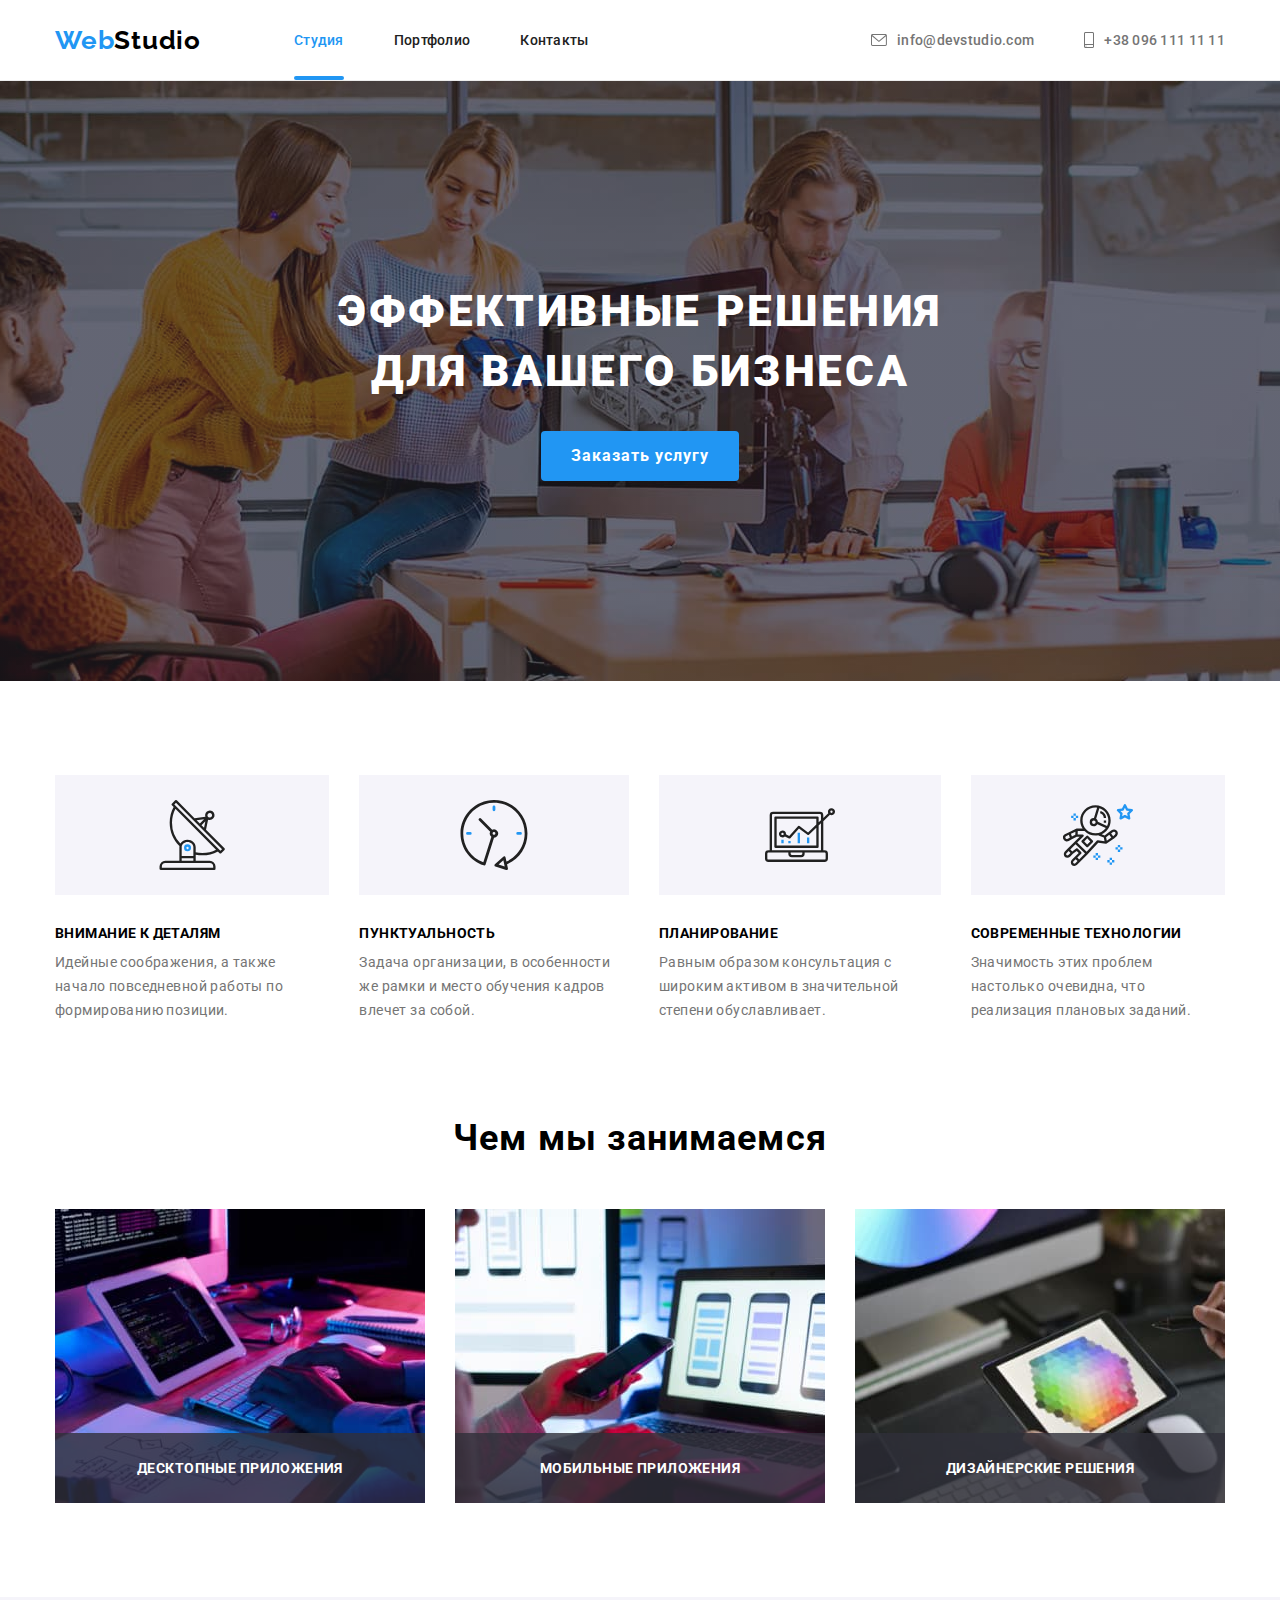
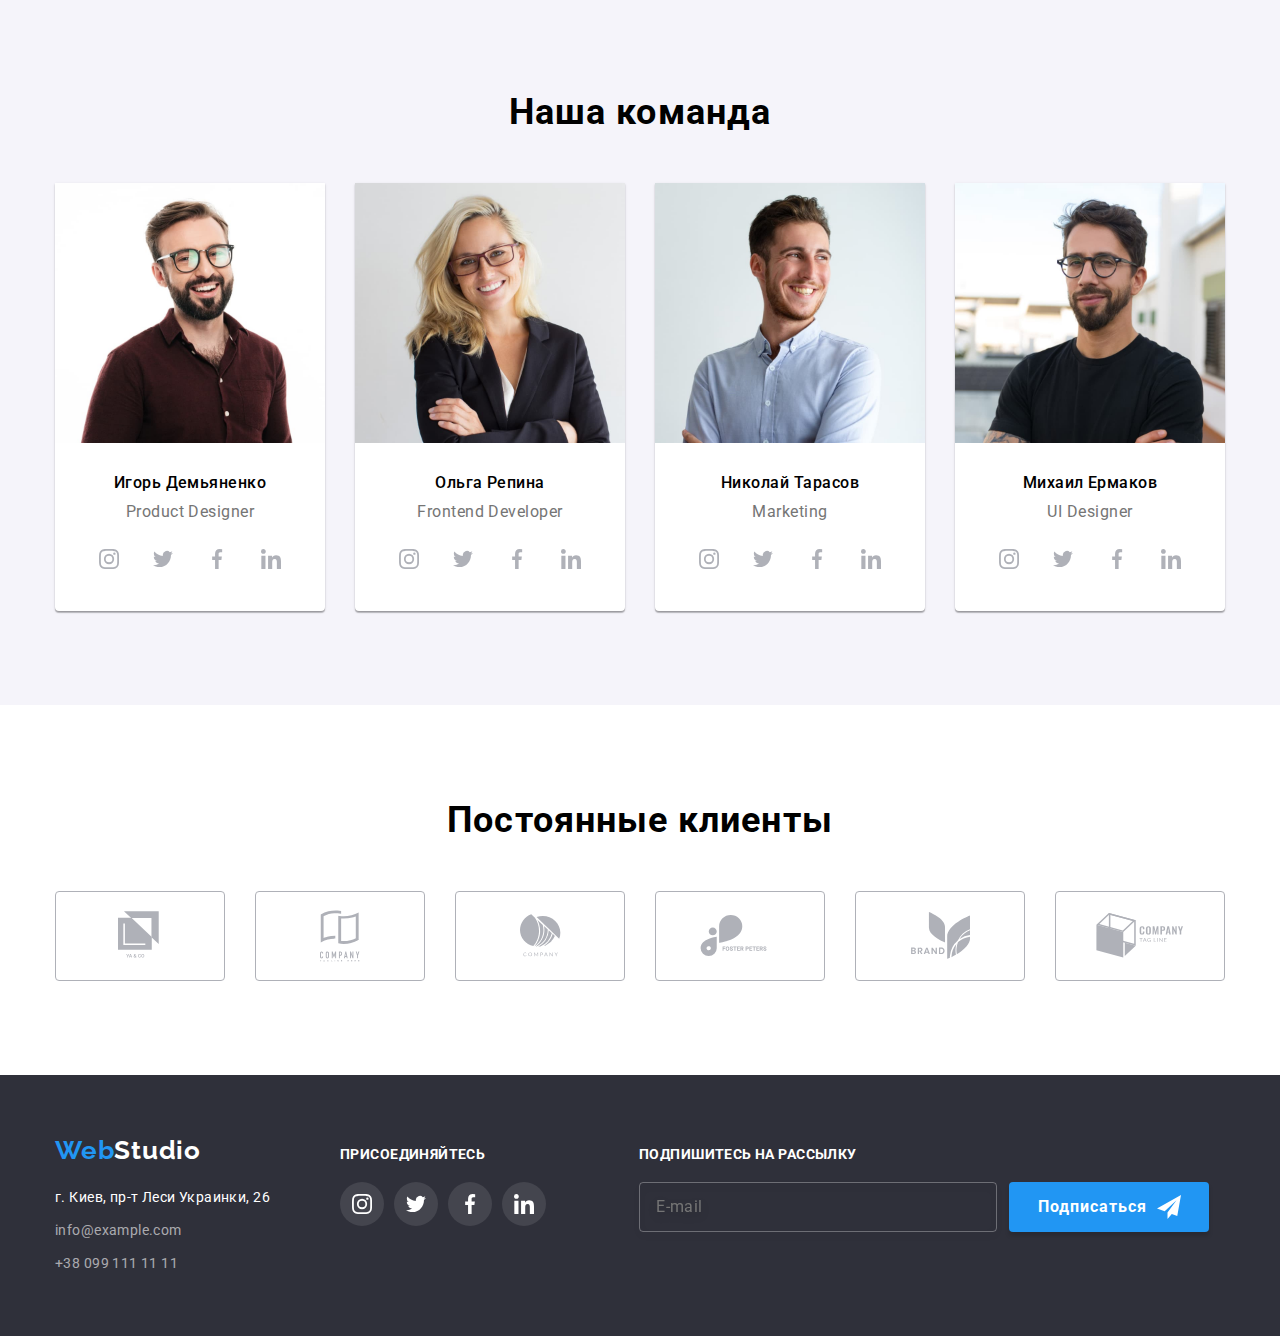
<file: index.html>
<!DOCTYPE html>
<html lang="ru">
  <head>
    <meta charset="UTF-8" />
    <meta name="viewport" content="width=device-width, initial-scale=1.0" />
    <title>Вэб Студия</title>
    <link
      rel="stylesheet"
      href="https://cdnjs.cloudflare.com/ajax/libs/modern-normalize/1.0.0/modern-normalize.css"
    />
    <link
      rel="stylesheet"
      href="https://fonts.googleapis.com/css2?family=Raleway:wght@700&family=Roboto:wght@400;500;700;900&display=swap"
    />
    <link rel="stylesheet" href="./css/main.min.css" />
  </head>
  <body>
    <header class="header">
      <div class="conteiner">
        <nav class="nav">
          <a class="logo linc" href="./index.html"
            ><span class="logo-first-word">Web</span>Studio</a
          >
          <ul class="nav-list list">
            <li class="main-nav-list">
              <a class="nav-list-item linc active" href="./index.html"
                >Студия</a
              >
            </li>
            <li class="main-nav-list">
              <a class="nav-list-item linc" href="./portfolio.html"
                >Портфолио</a
              >
            </li>
            <li class="main-nav-list">
              <a class="nav-list-item linc" href="">Контакты</a>
            </li>
          </ul>
        </nav>
        <address class="address">
          <ul class="address-list list">
            <li class="main-address-list">
              <a
                class="address-list-item linc"
                href="mailto:info@devstudio.com"
              >
                <svg class="address-icons icon-envelope">
                  <use href="./images/sprite.svg#icon-envelope"></use>
                </svg>
                info@devstudio.com</a
              >
            </li>
            <li class="main-address-list">
              <a class="address-list-item linc" href="tel:+380961111111">
                <svg class="address-icons icon-smartphone">
                  <use href="./images/sprite.svg#icon-smartphone"></use>
                </svg>
                +38 096 111 11 11</a
              >
            </li>
          </ul>
        </address>
      </div>
    </header>
    <main class="main">
      <!-- HERO -->
      <section class="hero-section">
        <div class="conteiner">
          <h1 class="hero-main-text">Эффективные решения для вашего бизнеса</h1>
          <button class="modal-btn" type="button" data-modal-open>Заказать услугу</button>
        </div>
      </section>

      <!-- ADVANTAGES -->
      <section class="advantages-section">
        <div class="conteiner">
          <h2 class="visually-hidden">Наши преимущества</h2>
          <ul class="advantages-list list">
            <li class="main-advantages-list">
              <div class="advantages-icon-list">
                <svg class="advantages-icon">
                  <use href="./images/sprite.svg#icon-antenna"></use>
                </svg>
              </div>
              <h3 class="advantages-list-title">Внимание к деталям</h3>
              <p class="advantages-list-description">
                Идейные соображения, а также начало повседневной работы по
                формированию позиции.
              </p>
            </li>
            <li class="main-advantages-list">
              <div class="advantages-icon-list">
                <svg class="advantages-icon">
                  <use href="./images/sprite.svg#icon-clock"></use>
                </svg>
              </div>
              <h3 class="advantages-list-title">Пунктуальность</h3>
              <p class="advantages-list-description">
                Задача организации, в особенности же рамки и место обучения
                кадров влечет за собой.
              </p>
            </li>
            <li class="main-advantages-list">
              <div class="advantages-icon-list">
                <svg class="advantages-icon">
                  <use href="./images/sprite.svg#icon-diagram"></use>
                </svg>
              </div>
              <h3 class="advantages-list-title">Планирование</h3>
              <p class="advantages-list-description">
                Равным образом консультация с широким активом в значительной
                степени обуславливает.
              </p>
            </li>
            <li class="main-advantages-list">
              <div class="advantages-icon-list">
                <svg class="advantages-icon">
                  <use href="./images/sprite.svg#icon-astronaut"></use>
                </svg>
              </div>
              <h3 class="advantages-list-title">Современные технологии</h3>
              <p class="advantages-list-description">
                Значимость этих проблем настолько очевидна, что реализация
                плановых заданий.
              </p>
            </li>
          </ul>
        </div>
      </section>

      <!-- WORKPLACE -->
      <section class="workplace-section">
        <div class="conteiner">
          <h2 class="section-title">Чем мы занимаемся</h2>
          <ul class="workplace-list list">
            <li class="workplace-list-item">
              <img
                class="workplace-list-image"
                src="./images/workplace/workplace-1.jpg"
                alt="работа за планшетом"
                width="370"
                height="294"
              />
              <p class="workplace-description">Десктопные приложения</p>
            </li>
            <li class="workplace-list-item">
              <img
                class="workplace-list-image"
                src="./images/workplace/workplace-2.jpg"
                alt="работа за ноутбуком"
                width="370"
                height="294"
              />
              <p class="workplace-description">Мобильные приложения</p>
            </li>
            <li class="workplace-list-item">
              <img
                class="workplace-list-image"
                src="./images/workplace/workplace-3.jpg"
                alt="работа с цветом на планшете"
                width="370"
                height="294"
              />
              <p class="workplace-description">Дизайнерские решения</p>
            </li>
          </ul>
        </div>
      </section>

      <!-- TEAM -->
      <section class="team-section">
        <div class="conteiner">
          <h2 class="section-title">Наша команда</h2>
          <ul class="team-list list">
            <li class="main-team-list">
              <img
                class="team-list-image"
                src="./images/team/team-member-1.jpg"
                alt="фото Игоря Демьяненко"
                width="270"
                height="260"
              />
              <h3 class="team-list-name">Игорь Демьяненко</h3>
              <p class="team-list-position" lang="en">Product Designer</p>
              <ul class="social-links-list list">
                <li class="social-list-item">
                  <a class="social-link" href="">
                    <svg class="social-icon">
                      <use href="./images/sprite.svg#icon-instagram"></use>
                    </svg>
                  </a>
                </li>
                <li class="social-list-item">
                  <a class="social-link" href="">
                    <svg class="social-icon">
                      <use href="./images/sprite.svg#icon-twitter"></use>
                    </svg>
                  </a>
                </li>
                <li class="social-list-item">
                  <a class="social-link" href="">
                    <svg class="social-icon">
                      <use href="./images/sprite.svg#icon-facebook"></use>
                    </svg>
                  </a>
                </li>
                <li class="social-list-item">
                  <a class="social-link" href="">
                    <svg class="social-icon">
                      <use href="./images/sprite.svg#icon-linkedin"></use>
                    </svg>
                  </a>
                </li>
              </ul>
            </li>
            <li class="main-team-list">
              <img
                class="team-list-image"
                src="./images/team/team-member-2.jpg"
                alt="фото Ольги Репиной"
                width="270"
                height="260"
              />
              <h3 class="team-list-name">Ольга Репина</h3>
              <p class="team-list-position" lang="en">Frontend Developer</p>
              <ul class="social-links-list list">
                <li class="social-list-item">
                  <a class="social-link" href="">
                    <svg class="social-icon">
                      <use href="./images/sprite.svg#icon-instagram"></use>
                    </svg>
                  </a>
                </li>
                <li class="social-list-item">
                  <a class="social-link" href="">
                    <svg class="social-icon">
                      <use href="./images/sprite.svg#icon-twitter"></use>
                    </svg>
                  </a>
                </li>
                <li class="social-list-item">
                  <a class="social-link" href="">
                    <svg class="social-icon">
                      <use href="./images/sprite.svg#icon-facebook"></use>
                    </svg>
                  </a>
                </li>
                <li class="social-list-item">
                  <a class="social-link" href="">
                    <svg class="social-icon">
                      <use href="./images/sprite.svg#icon-linkedin"></use>
                    </svg>
                  </a>
                </li>
              </ul>
            </li>
            <li class="main-team-list">
              <img
                class="team-list-image"
                src="./images/team/team-member-3.jpg"
                alt="фото Николая Тарасова"
                width="270"
                height="260"
              />
              <h3 class="team-list-name">Николай Тарасов</h3>
              <p class="team-list-position" lang="en">Marketing</p>
              <ul class="social-links-list list">
                <li class="social-list-item">
                  <a class="social-link" href="">
                    <svg class="social-icon">
                      <use href="./images/sprite.svg#icon-instagram"></use>
                    </svg>
                  </a>
                </li>
                <li class="social-list-item">
                  <a class="social-link" href="">
                    <svg class="social-icon">
                      <use href="./images/sprite.svg#icon-twitter"></use>
                    </svg>
                  </a>
                </li>
                <li class="social-list-item">
                  <a class="social-link" href="">
                    <svg class="social-icon">
                      <use href="./images/sprite.svg#icon-facebook"></use>
                    </svg>
                  </a>
                </li>
                <li class="social-list-item">
                  <a class="social-link" href="">
                    <svg class="social-icon">
                      <use href="./images/sprite.svg#icon-linkedin"></use>
                    </svg>
                  </a>
                </li>
              </ul>
            </li>
            <li class="main-team-list">
              <img
                class="team-list-image"
                src="./images/team/team-member-4.jpg"
                alt="фото Михаила Ермакова"
                width="270"
                height="260"
              />
              <h3 class="team-list-name">Михаил Ермаков</h3>
              <p class="team-list-position" lang="en">UI Designer</p>
              <ul class="social-links-list list">
                <li class="social-list-item">
                  <a class="social-link" href="">
                    <svg class="social-icon">
                      <use href="./images/sprite.svg#icon-instagram"></use>
                    </svg>
                  </a>
                </li>
                <li class="social-list-item">
                  <a class="social-link" href="">
                    <svg class="social-icon">
                      <use href="./images/sprite.svg#icon-twitter"></use>
                    </svg>
                  </a>
                </li>
                <li class="social-list-item">
                  <a class="social-link" href="">
                    <svg class="social-icon">
                      <use href="./images/sprite.svg#icon-facebook"></use>
                    </svg>
                  </a>
                </li>
                <li class="social-list-item">
                  <a class="social-link" href="">
                    <svg class="social-icon">
                      <use href="./images/sprite.svg#icon-linkedin"></use>
                    </svg>
                  </a>
                </li>
              </ul>
            </li>
          </ul>
        </div>
      </section>

      <!-- CUSTOMERS -->
      <section class="customers-section">
        <div class="conteiner">
          <h2 class="section-title">Постоянные клиенты</h2>
          <ul class="customers-list list">
            <li class="main-customers-list">
              <a class="customers-list-item linc" href="">
                <svg class="customer-icon" width="45" height="50">
                  <use href="./images/sprite.svg#icon-logo-1"></use>
                </svg>
              </a>
            </li>
            <li class="main-customers-list">
              <a class="customers-list-item linc" href="">
                <svg class="customer-icon" width="40" height="52">
                  <use href="./images/sprite.svg#icon-logo-2"></use>
                </svg>
              </a>
            </li>
            <li class="main-customers-list">
              <a class="customers-list-item linc" href="">
                <svg class="customer-icon" width="41" height="43">
                  <use href="./images/sprite.svg#icon-logo-3"></use>
                </svg>
              </a>
            </li>
            <li class="main-customers-list">
              <a class="customers-list-item linc" href="">
                <svg class="customer-icon" width="80" height="42">
                  <use href="./images/sprite.svg#icon-logo-4"></use>
                </svg>
              </a>
            </li>
            <li class="main-customers-list">
              <a class="customers-list-item linc" href="">
                <svg class="customer-icon" width="59" height="47">
                  <use href="./images/sprite.svg#icon-logo-5"></use>
                </svg>
              </a>
            </li>
            <li class="main-customers-list">
              <a class="customers-list-item linc" href="">
                <svg class="customer-icon" width="88" height="45">
                  <use href="./images/sprite.svg#icon-logo-6"></use>
                </svg>
              </a>
            </li>
          </ul>
        </div>
      </section>
    </main>
    <footer class="footer">
      <div class="conteiner">
        <div class="footer-left-side">
          <div class="footer-logo">
            <a class="logo linc" href="./index.html"
              ><span class="logo-first-word">Web</span>Studio</a
            >
          </div>
          <address class="address">
            <ul class="footer-address-list list">
              <li class="main-footer-address-list">
                <a
                  class="footer-address-list-item street linc"
                  href="https://goo.gl/maps/PFCDt1FKek4cC95z7"
                  target="_blank"
                  >г. Киев, пр-т Леси Украинки, 26</a
                >
              </li>
              <li class="main-footer-address-list">
                <a
                  class="footer-address-list-item linc"
                  href="mailto:info@example.com"
                  >info@example.com</a
                >
              </li>
              <li class="main-footer-address-list">
                <a
                  class="footer-address-list-item linc"
                  href="tel:+380991111111"
                  >+38 099 111 11 11</a
                >
              </li>
            </ul>
          </address>
        </div>
        <div class="footer-middle-side">
          <b class="join">присоединяйтесь</b>
          <ul class="footer-social-list list">
            <li class="footer-social-list-item">
              <a class="footer-social-list-link linc" href="">
                <svg class="footer-social-icon">
                  <use href="./images/sprite.svg#icon-instagram"></use>
                </svg>
              </a>
            </li>
            <li class="footer-social-list-item">
              <a class="footer-social-list-link linc" href="">
                <svg class="footer-social-icon">
                  <use href="./images/sprite.svg#icon-twitter"></use>
                </svg>
              </a>
            </li>
            <li class="footer-social-list-item">
              <a class="footer-social-list-link linc" href="">
                <svg class="footer-social-icon">
                  <use href="./images/sprite.svg#icon-facebook"></use>
                </svg>
              </a>
            </li>
            <li class="footer-social-list-item">
              <a class="footer-social-list-link linc" href="">
                <svg class="footer-social-icon">
                  <use href="./images/sprite.svg#icon-linkedin"></use>
                </svg>
              </a>
            </li>
          </ul>
        </div>
        <div class="footer-right-side">
          <b class="subscribe">Подпишитесь на рассылку</b>
          <form class="newsletter-form" action="#">
            <input type="email" class="newsletter-mail" name="email" placeholder="E-mail">
            <button type="submit" class="subscribe-btn">Подписаться<svg class="icon-send" width="24" height="24"><use href="./images/sprite.svg#icon-send"></use></svg></button>
          </form>
        </div>
      </div>
    </footer>

    <div class="backdrop is-hidden" data-modal>
      <div class="modal">
        <button class="close-btn" type="button" data-modal-close>
          <svg class="close-icon" width="10" height="10"><use href="./images/sprite.svg#icon-close"></use></svg>
        </button>
        <h3 class="modal-title">Оставьте свои данные, мы вам перезвоним</h3>
        <form class="modal-form" action="#">
          <label class="modal-form-field">
            Имя
            <span class="modal-form-field-wrapper">
              <input type="text" class="modal-form-input" name="user-name" placeholder=" " required>
              <svg class="modal-input-icon" width="18" height="18">
                <use href="./images/sprite.svg#icon-person-footer"></use>
              </svg>
            </span>
          </label>
          <label class="modal-form-field">
            Телефон
            <span class="modal-form-field-wrapper">
              <input type="tel" class="modal-form-input" name="user-phone" placeholder=" " required>
              <svg class="modal-input-icon" width="18" height="18">
                <use href="./images/sprite.svg#icon-phone-footer"></use>
              </svg>
            </span>
          </label>
          <label class="modal-form-field">
            Почта
            <span class="modal-form-field-wrapper">
              <input type="email" class="modal-form-input" name="user-email" placeholder=" " required>
              <svg class="modal-input-icon" width="18" height="18">
                <use href="./images/sprite.svg#icon-email-footer"></use>
              </svg>
            </span>
          </label>
          <label class="modal-massage-field">
            Комментарий
            <textarea class="modal-massage" name="user-message" placeholder="Введите текст"></textarea>
          </label>
          <input class="modal-policy-checkbox visually-hidden" type="checkbox" name="user-policy" id="check-policy" value="accept-policy">
          <label for="check-policy" class="modal-policy-lebel">Соглашаюсь с рассылкой и принимаю
            <a class="modal-policy-link" href="">Условия договора</a>
          </label>
          <button type="submit" class="send-form-btn">Отправить</button>
        </form>
      </div>
    </div>

    <script src="./js/modal.js"></script>
  </body>
</html>
</file>
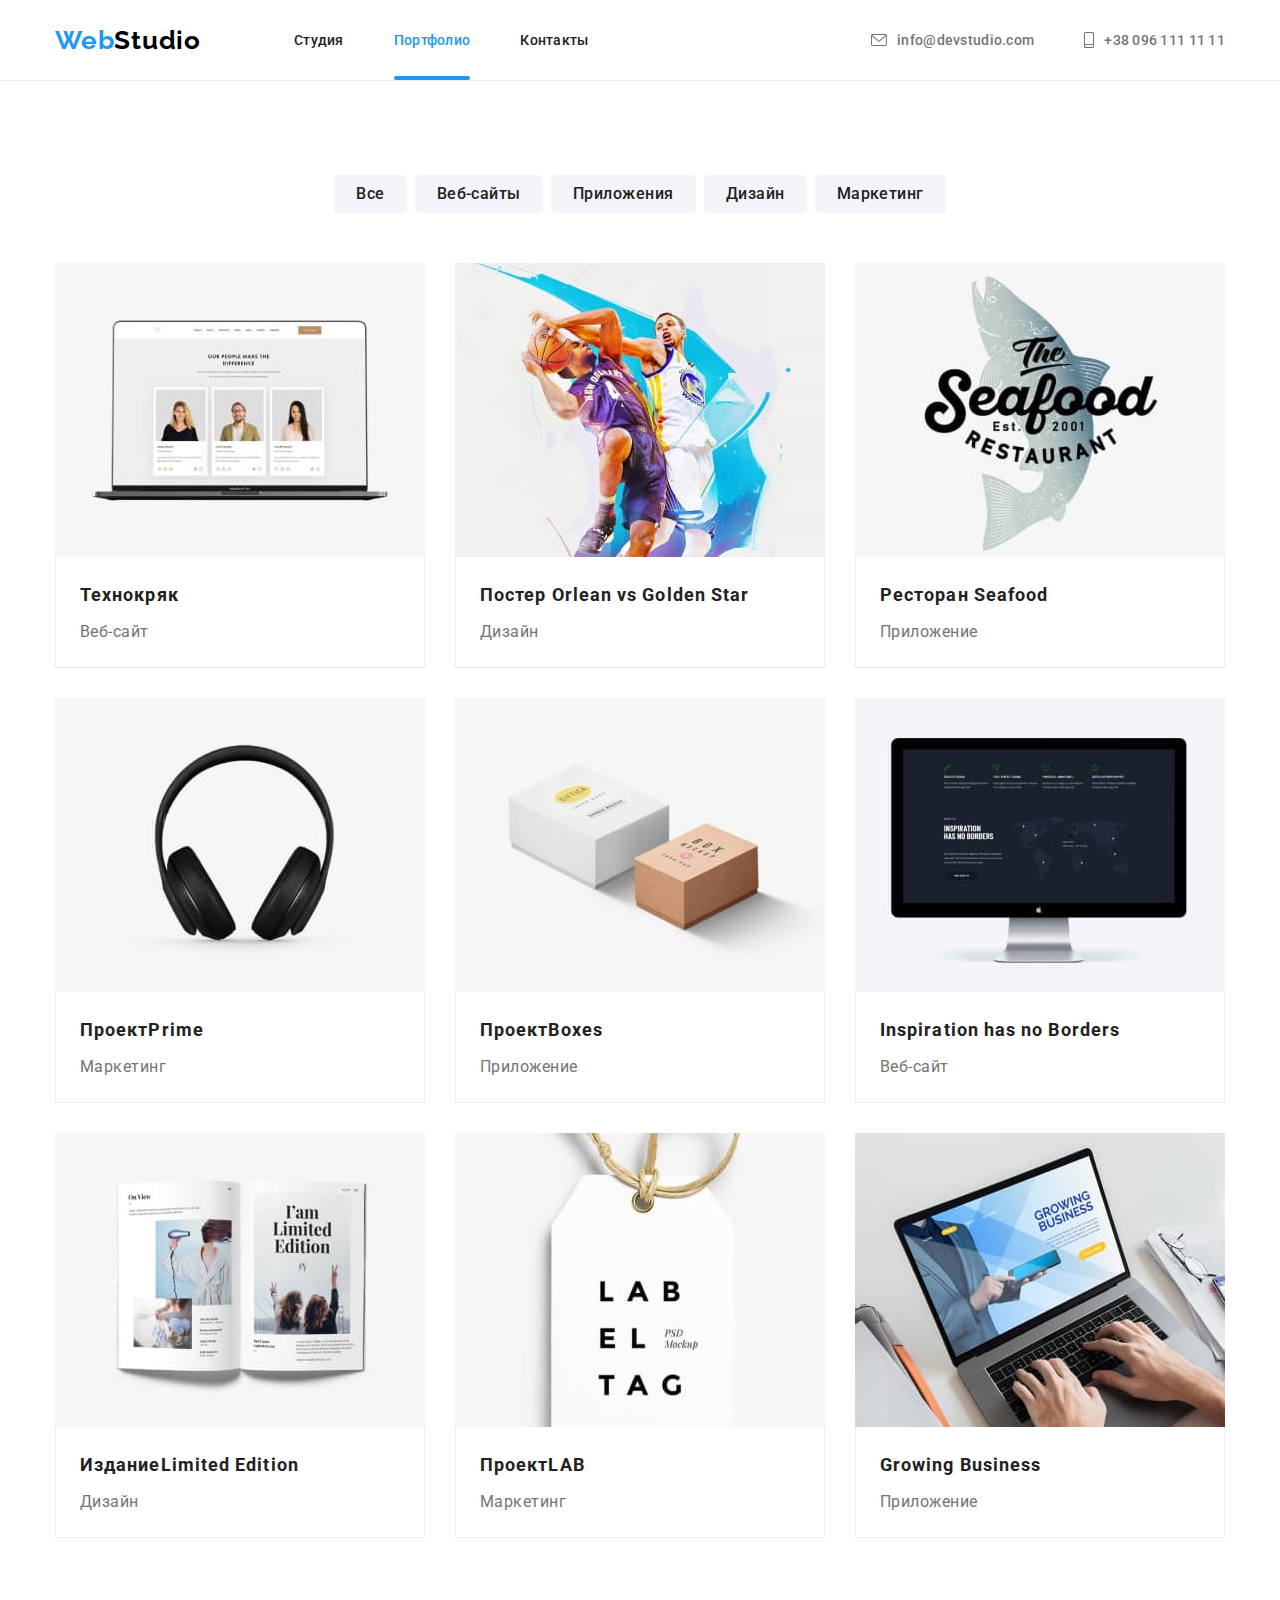
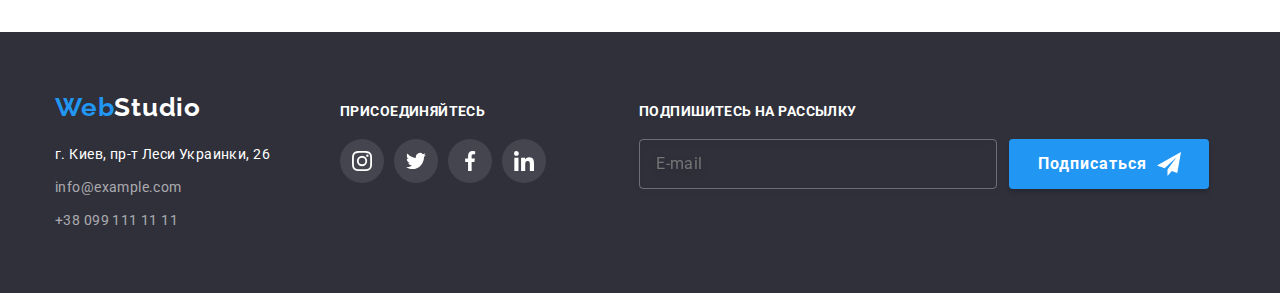
<file: portfolio.html>
<!DOCTYPE html>
<html lang="ru">
  <head>
    <meta charset="UTF-8" />
    <meta name="viewport" content="width=device-width, initial-scale=1.0" />
    <title>Портфолио</title>
    <link
      rel="stylesheet"
      href="https://cdnjs.cloudflare.com/ajax/libs/modern-normalize/1.0.0/modern-normalize.css"
    />
    <link
      rel="stylesheet"
      href="https://fonts.googleapis.com/css2?family=Raleway:wght@700&family=Roboto:wght@400;500;700;900&display=swap"
    />
    <link rel="stylesheet" href="./css/portfolio.min.css" />
  </head>

  <body>
    <header class="header">
      <div class="conteiner">
        <nav class="nav">
          <a class="logo linc" href="./index.html"
            ><span class="logo-first-word">Web</span>Studio</a
          >
          <ul class="nav-list list">
            <li class="main-nav-list">
              <a class="nav-list-item linc" href="./index.html">Студия</a>
            </li>
            <li class="main-nav-list">
              <a class="nav-list-item linc active" href="./portfolio.html"
                >Портфолио</a
              >
            </li>
            <li class="main-nav-list">
              <a class="nav-list-item linc" href="">Контакты</a>
            </li>
          </ul>
        </nav>
        <address class="address">
          <ul class="address-list list">
            <li class="main-address-list">
              <a class="address-list-item linc" href="mailto:info@devstudio.com">
                <svg class="address-icons icon-envelope">
                  <use href="./images/sprite.svg#icon-envelope"></use>
                </svg>
                info@devstudio.com</a>
            </li>
            <li class="main-address-list">
              <a class="address-list-item linc" href="tel:+380961111111">
                <svg class="address-icons icon-smartphone">
                  <use href="./images/sprite.svg#icon-smartphone"></use>
                </svg>
                +38 096 111 11 11</a>
            </li>
          </ul>
        </address>
      </div>
    </header>
    <main class="main-portfolio">
      <section class="portfolio-section">
        <div class="conteiner">
          <h1 class="visually-hidden">Портфолио</h1>
          <ul class="btn-list list">
            <li class="filter-btn-list-item"><button class="filter-btn" type="button">Все</button></li>
            <li class="filter-btn-list-item"><button class="filter-btn" type="button">Веб-сайты</button></li>
            <li class="filter-btn-list-item"><button class="filter-btn" type="button">Приложения</button></li>
            <li class="filter-btn-list-item"><button class="filter-btn" type="button">Дизайн</button></li>
            <li class="filter-btn-list-item"><button class="filter-btn" type="button">Маркетинг</button></li>
          </ul>
          <ul class="portfolio-list list">
            <li class="main-portfolio-list">
              <a class="portfolio-list-item linc" href="">
                <div class="portfolio-image-wrapper">
                  <img class="portfolio-list-image" src="./images/portfolio/portfolio-1.jpg" alt="ноутбук с примером веб-сайта"
                    width="370" height="294" />
                  <p class="wrapper-description">Технокряк это современная площадка распространения коронавируса. Компании используют эту платформу для цифрового
                  шпионажа и атак на защищённые сервера конкурентов.</p>
                </div>
                
                <div class="portfolio-text">
                  <h2 class="portfolio-list-title">Технокряк</h2>
                  <p class="portfolio-list-description">Веб-сайт</p>
                </div>
              </a>
            </li>
            <li class="main-portfolio-list">
              <a class="portfolio-list-item linc" href="">
                <div class="portfolio-image-wrapper">
                  <img class="portfolio-list-image" src="./images/portfolio/portfolio-2.jpg" alt="фото борьбы за мячь баскетболистов"
                    width="370" height="294" />
                  <p class="wrapper-description">Технокряк это современная площадка распространения коронавируса. Компании используют
                    эту платформу для цифрового
                    шпионажа и атак на защищённые сервера конкурентов.</p>
                </div>
                <div class="portfolio-text">
                  <h2 class="portfolio-list-title">
                    Постер <span lang="en">Orlean vs Golden Star</span>
                  </h2>
                  <p class="portfolio-list-description">Дизайн</p>
                </div>
              </a>
            </li>
            <li class="main-portfolio-list">
              <a class="portfolio-list-item linc" href="">
                <div class="portfolio-image-wrapper">
                  <img class="portfolio-list-image" src="./images/portfolio/portfolio-3.jpg" alt="логотип ресторана" width="370"
                    height="294" />
                  <p class="wrapper-description">Технокряк это современная площадка распространения коронавируса. Компании используют
                    эту платформу для цифрового
                    шпионажа и атак на защищённые сервера конкурентов.</p>
                </div>
                <div class="portfolio-text">
                  <h2 class="portfolio-list-title">
                    Ресторан <span lang="en">Seafood</span>
                  </h2>
                  <p class="portfolio-list-description">Приложение</p>
                </div>
              </a>
            </li>
            <li class="main-portfolio-list">
              <a class="portfolio-list-item linc" href="">
                <div class="portfolio-image-wrapper">
                  <img class="portfolio-list-image" src="./images/portfolio/portfolio-4.jpg" alt="фото полноразмерных наушников"
                    width="370" height="294" />
                  <p class="wrapper-description">Технокряк это современная площадка распространения коронавируса. Компании используют
                    эту платформу для цифрового
                    шпионажа и атак на защищённые сервера конкурентов.</p>
                </div>
                <div class="portfolio-text">
                  <h2 class="portfolio-list-title">
                    Проект<span lang="en">Prime</span>
                  </h2>
                  <p class="portfolio-list-description">Маркетинг</p>
                </div>
              </a>
            </li>
            <li class="main-portfolio-list">
              <a class="portfolio-list-item linc" href="">
                <div class="portfolio-image-wrapper">
                  <img class="portfolio-list-image" src="./images/portfolio/portfolio-5.jpg" alt="фото картонных коробков" width="370"
                    height="294" />
                  <p class="wrapper-description">Технокряк это современная площадка распространения коронавируса. Компании используют
                    эту платформу для цифрового
                    шпионажа и атак на защищённые сервера конкурентов.</p>
                </div>
                <div class="portfolio-text">
                  <h2 class="portfolio-list-title">
                    Проект<span lang="en">Boxes</span>
                  </h2>
                  <p class="portfolio-list-description">Приложение</p>
                </div>
              </a>
            </li>
            <li class="main-portfolio-list">
              <a class="portfolio-list-item linc" href="">
                <div class="portfolio-image-wrapper">
                  <img class="portfolio-list-image" src="./images/portfolio/portfolio-6.jpg" alt="пример веб-сайта на дисплее компьютера"
                    width="370" height="294" />
                  <p class="wrapper-description">Технокряк это современная площадка распространения коронавируса. Компании используют
                    эту платформу для цифрового
                    шпионажа и атак на защищённые сервера конкурентов.</p>
                </div>
                <div class="portfolio-text">
                  <h2 class="portfolio-list-title" lang="en">
                    Inspiration has no Borders
                  </h2>
                  <p class="portfolio-list-description">Веб-сайт</p>
                </div>
              </a>
            </li>
            <li class="main-portfolio-list">
              <a class="portfolio-list-item linc" href="">
                <div class="portfolio-image-wrapper">
                  <img class="portfolio-list-image" src="./images/portfolio/portfolio-7.jpg" alt="дизайн книги" width="370"
                    height="294" />
                  <p class="wrapper-description">Технокряк это современная площадка распространения коронавируса. Компании используют
                    эту платформу для цифрового
                    шпионажа и атак на защищённые сервера конкурентов.</p>
                </div>
                <div class="portfolio-text">
                  <h2 class="portfolio-list-title">
                    Издание<span lang="en">Limited Edition</span>
                  </h2>
                  <p class="portfolio-list-description">Дизайн</p>
                </div>
              </a>
            </li>
            <li class="main-portfolio-list">
              <a class="portfolio-list-item linc" href="">
                <div class="portfolio-image-wrapper">
                  <img class="portfolio-list-image" src="./images/portfolio/portfolio-8.jpg" alt="дизайн таблички" width="370"
                    height="294" />
                  <p class="wrapper-description">Технокряк это современная площадка распространения коронавируса. Компании используют
                    эту платформу для цифрового
                    шпионажа и атак на защищённые сервера конкурентов.</p>
                </div>
                <div class="portfolio-text">
                  <h2 class="portfolio-list-title">
                    Проект<span lang="en">LAB</span>
                  </h2>
                  <p class="portfolio-list-description">Маркетинг</p>
                </div>
              </a>
            </li>
            <li class="main-portfolio-list">
              <a class="portfolio-list-item linc" href="">
                <div class="portfolio-image-wrapper">
                  <img class="portfolio-list-image" src="./images/portfolio/portfolio-9.jpg"
                    alt="дизайн приложения запущенного на ноутбуке" width="370" height="294" />
                  <p class="wrapper-description">Технокряк это современная площадка распространения коронавируса. Компании используют
                    эту платформу для цифрового
                    шпионажа и атак на защищённые сервера конкурентов.</p>
                </div>
                <div class="portfolio-text">
                  <h2 class="portfolio-list-title" lang="en">Growing Business</h2>
                  <p class="portfolio-list-description">Приложение</p>
                </div>
              </a>
            </li>
          </ul>
          </section>
        </div>
    </main>
    <footer class="footer">
      <div class="conteiner">
        <div class="footer-left-side">
          <div class="footer-logo">
            <a class="logo linc" href="./index.html"
              ><span class="logo-first-word">Web</span>Studio</a
            >
          </div>
          <address class="address">
            <ul class="footer-address-list list">
              <li class="main-footer-address-list">
                <a
                  class="footer-address-list-item street linc"
                  href="https://goo.gl/maps/PFCDt1FKek4cC95z7"
                  target="_blank"
                  >г. Киев, пр-т Леси Украинки, 26</a
                >
              </li>
              <li class="main-footer-address-list">
                <a
                  class="footer-address-list-item linc"
                  href="mailto:info@example.com"
                  >info@example.com</a
                >
              </li>
              <li class="main-footer-address-list">
                <a
                  class="footer-address-list-item linc"
                  href="tel:+380991111111"
                  >+38 099 111 11 11</a
                >
              </li>
            </ul>
          </address>
        </div>
        <div class="footer-middle-side">
          <b class="join">присоединяйтесь</b>
          <ul class="footer-social-list list">
            <li class="footer-social-list-item">
              <a class="footer-social-list-link linc" href="">
                <svg class="footer-social-icon">
                  <use href="./images/sprite.svg#icon-instagram"></use>
                </svg>
              </a>
            </li>
            <li class="footer-social-list-item">
              <a class="footer-social-list-link linc" href="">
                <svg class="footer-social-icon">
                  <use href="./images/sprite.svg#icon-twitter"></use>
                </svg>
              </a>
            </li>
            <li class="footer-social-list-item">
              <a class="footer-social-list-link linc" href="">
                <svg class="footer-social-icon">
                  <use href="./images/sprite.svg#icon-facebook"></use>
                </svg>
              </a>
            </li>
            <li class="footer-social-list-item">
              <a class="footer-social-list-link linc" href="">
                <svg class="footer-social-icon">
                  <use href="./images/sprite.svg#icon-linkedin"></use>
                </svg>
              </a>
            </li>
          </ul>
        </div>
        <div class="footer-right-side">
          <b class="subscribe">Подпишитесь на рассылку</b>
          <form class="newsletter-form" action="#">
            <input type="email" class="newsletter-mail" name="email" placeholder="E-mail">
            <button type="submit" class="subscribe-btn">Подписаться<svg class="icon-send" width="24" height="24">
                <use href="./images/sprite.svg#icon-send"></use>
              </svg></button>
          </form>
        </div>
      </div>
    </footer>
  </body>
</html>
</file>
<file: css/main.min.css>
.visually-hidden{position:absolute !important;clip:rect(1px 1px 1px 1px);clip:rect(1px, 1px, 1px, 1px);padding:0 !important;border:0 !important;height:1px !important;width:1px !important;overflow:hidden}*,*::before,*::after{margin:0;padding:0}img{display:block;max-width:100%;height:auto}body{background-color:var(--main-white-color);color:var(--main-text-color);font-family:'Roboto', sans-serif;font-style:normal;font-weight:500;font-size:14px;line-height:1.142;letter-spacing:0.02em}.list{list-style:none}.linc{text-decoration:none}.address{font-style:inherit}.conteiner{width:1200px;margin:0 auto;padding:0 15px}.header .conteiner{display:flex;justify-content:space-between;align-items:center}.hero-section .conteiner{text-align:center;padding-top:200px;padding-bottom:200px}.workplace-section .conteiner{padding-bottom:94px}.advantages-section .conteiner,.customers-section .conteiner,.team-section .conteiner,.portfolio-section .conteiner{padding-top:94px;padding-bottom:94px}.footer .conteiner{display:flex;align-items:baseline;padding-top:60px;padding-bottom:60px}.header{border-bottom:1px solid #ececec}.nav{display:flex;align-items:center}.nav-list{display:flex;padding-top:32px;padding-bottom:32px}.nav-list-item{padding-top:32px;padding-bottom:32px;color:#212121;transition:color 250ms cubic-bezier(0.4, 0, 0.2, 1)}.nav-list-item:hover,.nav-list-item:focus{color:#2196f3}.logo{color:#000;margin-right:93px;font-family:'Raleway', sans-serif;font-weight:700;font-size:26px;line-height:1.192;letter-spacing:0.03em}.logo-first-word{color:#2196f3}.main-nav-list:not(:last-child){margin-right:50px}.address-list{display:flex}.address-list-item{display:flex;align-items:center;color:#757575;transition:color 250ms cubic-bezier(0.4, 0, 0.2, 1)}.address-list-item:hover,.address-list-item:focus{color:#2196f3}.address-list-item:hover .address-icons,.address-list-item:focus .address-icons{fill:#2196f3}.address-icons{margin-right:10px;fill:#757575}.main-address-list:not(:last-child){margin-right:50px}.icon-envelope{width:16px;height:12px;transition:fill 250ms cubic-bezier(0.4, 0, 0.2, 1)}.icon-smartphone{width:10px;height:16px;transition:fill 250ms cubic-bezier(0.4, 0, 0.2, 1)}.active{position:relative;color:#2196f3}.active::after{content:'';position:absolute;bottom:0;left:0;width:100%;height:4px;border-radius:2px;background-color:#2196f3}.hero-section{background-color:#2f303a;background-image:linear-gradient(rgba(47,48,58,0.4), rgba(47,48,58,0.4)),url(../images/hero/hero.jpg);background-repeat:no-repeat;background-size:cover;background-position:center;height:600px}.hero-main-text{color:#fff;padding-left:250px;padding-right:250px;margin-bottom:30px;font-weight:900;font-size:44px;line-height:1.364;letter-spacing:0.06em;text-transform:uppercase}.modal-btn{color:#fff;background-color:#2196f3;padding:10px 30px;border-radius:4px;border-width:0;font-weight:700;font-size:16px;line-height:1.875;letter-spacing:0.06em;cursor:pointer}.advantages-list{display:flex}.advantages-icon-list{display:flex;justify-content:center;align-items:center;height:120px;background-color:#f5f4fa;margin-bottom:30px}.advantages-icon{width:70px;height:70px}.advantages-list-title{margin-bottom:10px;font-weight:700;font-size:14px;line-height:1.142;letter-spacing:0.03em;text-transform:uppercase}.advantages-list-description{color:#757575;font-weight:400;font-size:14px;line-height:1.714;letter-spacing:0.03em}.main-advantages-list{width:calc((100%-90px) / 4)}.main-advantages-list:not(:last-child){margin-right:30px}.workplace-list{display:flex}.workplace-list-item{position:relative;width:calc((100% - 60px) / 3)}.workplace-list-item:not(:last-child){margin-right:30px}.workplace-description{display:inline-block;position:absolute;bottom:0;left:0;width:100%;height:70px;padding-top:27px;color:#fff;font-weight:700;letter-spacing:0.03em;text-align:center;text-transform:uppercase;background-color:rgba(47,48,58,0.8)}.team-section{background-color:#f5f4fa}.team-list{display:flex}.team-list-image{margin-bottom:30px}.team-list-name{margin-bottom:10px;font-weight:500;font-size:16px;line-height:1.188;letter-spacing:0.03em}.team-list-position{color:#757575;margin-bottom:16px;font-weight:400;font-size:16px;line-height:1.188;letter-spacing:0.03em}.main-team-list{padding-bottom:30px;width:calc((100% - 90px) / 4);background-color:#fff;border-radius:0px 0px 4px 4px;box-shadow:0px 1px 3px rgba(0,0,0,0.12),0px 1px 1px rgba(0,0,0,0.14),0px 2px 1px rgba(0,0,0,0.2);text-align:center}.main-team-list:not(:last-child){margin-right:30px}.social-links-list{display:flex;justify-content:space-between;padding:0 32px}.social-link{display:flex;justify-content:center;align-items:center;width:44px;height:44px;border-radius:50%;transition:background-color 250ms cubic-bezier(0.4, 0, 0.2, 1)}.social-link:hover,.social-link:focus{background-color:#2196f3;border-radius:50%}.social-icon{width:20px;height:20px;fill:#afb1b8;transition:fill 250ms cubic-bezier(0.4, 0, 0.2, 1)}.social-link:hover>.social-icon,.social-link:focus>.social-icon{fill:#fff}.customers-list{display:flex;justify-content:space-between}.customers-list-item{display:flex;justify-content:center;align-items:center;width:170px;height:90px;border:1px solid #afb1b8;border-radius:4px;transition:border 250ms cubic-bezier(0.4, 0, 0.2, 1)}.customers-list-item:hover,.customers-list-item:focus{border-color:#2196f3}.customers-list-item:hover .customer-icon,.customers-list-item:focus .customer-icon{fill:#2196f3}.customer-icon{transition:fill 250ms cubic-bezier(0.4, 0, 0.2, 1);fill:#afb1b8}.footer{background-color:#2f303a}.footer-left-side{margin-right:70px}.footer .logo{margin-right:0}.footer-logo{margin-bottom:20px}.footer-logo .logo{color:#fff}.footer-address-list-item{color:rgba(255,255,255,0.6);font-weight:400;font-size:14px;line-height:1.714;letter-spacing:0.03em;transition:color 250ms cubic-bezier(0.4, 0, 0.2, 1)}.footer-address-list-item:hover,.footer-address-list-item:focus{color:#2196f3}.footer-middle-side{margin-right:93px}.footer-social-list{display:flex}.footer-social-list-item{border-radius:50%;background-color:rgba(255,255,255,0.1)}.footer-social-list-item:not(:last-child){margin-right:10px}.footer-social-list-link{display:flex;justify-content:center;align-items:center;width:44px;height:44px;border-radius:50%;transition:background-color 250ms cubic-bezier(0.4, 0, 0.2, 1)}.footer-social-list-link:hover,.footer-social-list-link:focus{background-color:#2196f3}.footer-social-icon{width:20px;height:20px;fill:#fff}.main-footer-address-list:not(:last-child){margin-bottom:9px}.street{color:#fff}.join{display:inline-block;color:#fff;font-weight:700;line-height:1.142;letter-spacing:0.03em;text-transform:uppercase;margin-bottom:20px}.subscribe{display:inline-block;margin-bottom:20px;font-weight:700;line-height:1.142;letter-spacing:0.03em;text-transform:uppercase;color:#fff}.newsletter-form{display:flex}.newsletter-mail{width:358px;height:50px;margin-right:12px;padding-left:16px;font-size:16px;line-height:1.25;letter-spacing:0.03em;background-color:inherit;border:1px solid rgba(255,255,255,0.3);border-radius:4px;filter:drop-shadow(0px 4px 4px rgba(0,0,0,0.15));color:rgba(255,255,255,0.6);transition:border-color 250ms cubic-bezier(0.4, 0, 0.2, 1)}.newsletter-mail:focus{outline:none;border-color:#2196f3}.subscribe-btn{display:flex;align-items:center;width:200px;height:50px;padding-left:29px;font-weight:700;font-size:16px;line-height:1.875;text-align:center;letter-spacing:0.06em;cursor:pointer;color:#fff;background-color:#2196f3;box-shadow:0px 4px 4px rgba(0,0,0,0.15);border:none;border-radius:4px}.icon-send{margin-left:10px;fill:#fff}.section-title{margin-bottom:50px;font-weight:700;font-size:36px;line-height:42px;text-align:center;letter-spacing:0.03em}.backdrop{position:fixed;top:0;left:0;width:100%;height:100%;background-color:rgba(0,0,0,0.2);opacity:1;transition:opacity 250ms cubic-bezier(0.4, 0, 0.2, 1)}.backdrop.is-hidden{opacity:0;pointer-events:none}.backdrop.is-hidden .modal{transform:translate(-50%, -50%) scale(0.7)}.modal{position:absolute;top:50%;left:50%;width:528px;height:581px;padding:40px;background-color:#fff;border-radius:4px;box-shadow:0px 1px 3px rgba(0,0,0,0.12),0px 1px 1px rgba(0,0,0,0.14),0px 2px 1px rgba(0,0,0,0.2);transform:translate(-50%, -50%) scale(1);transition:transform 250ms cubic-bezier(0.4, 0, 0.2, 1)}.close-btn{position:absolute;top:8px;right:8px;width:30px;height:30px;border-radius:50%;cursor:pointer;background-color:#fff;border:1px solid rgba(0,0,0,0.1)}.close-icon{fill:#000;transition:fill 250ms cubic-bezier(0.4, 0, 0.2, 1)}.close-btn:hover .close-icon,.close-btn:focus .close-icon{fill:#2196f3}.modal-title{margin-bottom:12px;font-weight:700;font-size:20px;line-height:1.15;text-align:center;letter-spacing:0.03em}.modal-form{display:flex;flex-direction:column}.modal-policy-link{padding-left:4px;font-weight:400;line-height:1.714;letter-spacing:0.03em;text-decoration:underline;color:#2196f3}.modal-form-field{display:block;margin-bottom:10px;font-weight:400;font-size:12px;line-height:1.166;letter-spacing:0.01em;color:#757575}.modal-form-field-wrapper{display:block;position:relative;margin-top:4px}.modal-form-input{width:100%;height:40px;padding-left:42px;border:1px solid rgba(33,33,33,0.2);border-radius:4px;transition:border-color 250ms cubic-bezier(0.4, 0, 0.2, 1)}.modal-form-input:focus{outline:none;border-color:#2196f3}.modal-form-input:focus+.modal-input-icon{fill:#2196f3}.modal-input-icon{position:absolute;left:12px;top:50%;transform:translateY(-50%);transition:fill 250ms cubic-bezier(0.4, 0, 0.2, 1)}.modal-massage-field{display:block;margin-bottom:20px;font-weight:400;font-size:12px;line-height:1.166;letter-spacing:0.01em;color:#757575}.modal-massage{width:100%;height:120px;margin-top:4px;padding:12px 16px;resize:none;border:1px solid rgba(33,33,33,0.2);border-radius:4px;font-weight:400;font-size:14px;line-height:1.142;letter-spacing:0.01em;transition:border-color 250ms cubic-bezier(0.4, 0, 0.2, 1)}.modal-massage::placeholder{color:rgba(117,117,117,0.5)}.modal-massage:focus{outline:none;border-color:#2196f3}.send-form-btn{width:200px;height:50px;margin:0 auto;background-color:#2196f3;box-shadow:0px 4px 4px rgba(0,0,0,0.15);border-radius:4px;border:none;font-weight:700;font-size:16px;line-height:1.875;text-align:center;letter-spacing:0.06em;cursor:pointer;color:#fff}.modal-policy-lebel{display:flex;align-items:center;margin-bottom:30px;font-weight:400;line-height:1.714;letter-spacing:0.03em;text-align:center;color:#757575}.modal-policy-lebel::before{display:inline-block;content:' ';width:16px;height:15px;margin-left:13px;margin-right:7px;border:2px solid #212121;border-radius:2px;transition:background-color 250ms cubic-bezier(0.4, 0, 0.2, 1),background-image 250ms cubic-bezier(0.4, 0, 0.2, 1)}.modal-policy-checkbox:checked+.modal-policy-lebel::before{background-color:#2196f3;background-image:url(../images/icon-check.svg);border:transparent;background-size:contain;background-origin:border-box}
/*# sourceMappingURL=main.min.css.map */
</file>
<file: css/portfolio.min.css>
.visually-hidden{position:absolute !important;clip:rect(1px 1px 1px 1px);clip:rect(1px, 1px, 1px, 1px);padding:0 !important;border:0 !important;height:1px !important;width:1px !important;overflow:hidden}*,*::before,*::after{margin:0;padding:0}img{display:block;max-width:100%;height:auto}body{background-color:var(--main-white-color);color:var(--main-text-color);font-family:'Roboto', sans-serif;font-style:normal;font-weight:500;font-size:14px;line-height:1.142;letter-spacing:0.02em}.list{list-style:none}.linc{text-decoration:none}.address{font-style:inherit}.conteiner{width:1200px;margin:0 auto;padding:0 15px}.header .conteiner{display:flex;justify-content:space-between;align-items:center}.hero-section .conteiner{text-align:center;padding-top:200px;padding-bottom:200px}.workplace-section .conteiner{padding-bottom:94px}.advantages-section .conteiner,.customers-section .conteiner,.team-section .conteiner,.portfolio-section .conteiner{padding-top:94px;padding-bottom:94px}.footer .conteiner{display:flex;align-items:baseline;padding-top:60px;padding-bottom:60px}.header{border-bottom:1px solid #ececec}.nav{display:flex;align-items:center}.nav-list{display:flex;padding-top:32px;padding-bottom:32px}.nav-list-item{padding-top:32px;padding-bottom:32px;color:#212121;transition:color 250ms cubic-bezier(0.4, 0, 0.2, 1)}.nav-list-item:hover,.nav-list-item:focus{color:#2196f3}.logo{color:#000;margin-right:93px;font-family:'Raleway', sans-serif;font-weight:700;font-size:26px;line-height:1.192;letter-spacing:0.03em}.logo-first-word{color:#2196f3}.main-nav-list:not(:last-child){margin-right:50px}.address-list{display:flex}.address-list-item{display:flex;align-items:center;color:#757575;transition:color 250ms cubic-bezier(0.4, 0, 0.2, 1)}.address-list-item:hover,.address-list-item:focus{color:#2196f3}.address-list-item:hover .address-icons,.address-list-item:focus .address-icons{fill:#2196f3}.address-icons{margin-right:10px;fill:#757575}.main-address-list:not(:last-child){margin-right:50px}.icon-envelope{width:16px;height:12px;transition:fill 250ms cubic-bezier(0.4, 0, 0.2, 1)}.icon-smartphone{width:10px;height:16px;transition:fill 250ms cubic-bezier(0.4, 0, 0.2, 1)}.active{position:relative;color:#2196f3}.active::after{content:'';position:absolute;bottom:0;left:0;width:100%;height:4px;border-radius:2px;background-color:#2196f3}.btn-list{display:flex;justify-content:center;margin-bottom:50px}.portfolio-list{display:flex;flex-wrap:wrap}.filter-btn{height:38px;padding:6px 22px;border-radius:4px;border-width:0;background-color:#f5f4fa;color:#212121;font-weight:500;font-size:16px;line-height:1.625;letter-spacing:0.03em;transition:color 250ms cubic-bezier(0.4, 0, 0.2, 1),background-color 250ms cubic-bezier(0.4, 0, 0.2, 1)}.filter-btn:hover,.filter-btn:focus{background-color:#2196f3;color:#fff}.filter-btn-list-item:not(:last-child){margin-right:8px}.main-portfolio-list{width:calc((100% - 60px) / 3);margin-right:30px;margin-bottom:30px;transition:box-shadow 250ms cubic-bezier(0.4, 0, 0.2, 1)}.main-portfolio-list:hover,.main-portfolio-list:focus{box-shadow:0px 1px 1px rgba(0,0,0,0.12),0px 4px 4px rgba(0,0,0,0.06),1px 4px 6px rgba(0,0,0,0.16)}.main-portfolio-list:nth-child(3n){margin-right:0}.main-portfolio-list:nth-last-child(-n+3){margin-bottom:0}.portfolio-list-item{display:block}.portfolio-text{padding:20px 24px;border-left:1px solid #eee;border-bottom:1px solid #eee;border-right:1px solid #eee}.portfolio-list-title{margin-bottom:4px;color:#212121;font-weight:700;font-size:18px;line-height:2;letter-spacing:0.06em}.portfolio-list-description{color:#757575;font-weight:400;font-size:16px;line-height:1.875;letter-spacing:0.03em}.portfolio-image-wrapper{position:relative;overflow:hidden}.wrapper-description{position:absolute;top:0;left:0;width:100%;height:100%;padding:63px 24px;color:#fff;background-color:rgba(33,150,243,0.9);font-size:18px;font-weight:400;line-height:1.555;letter-spacing:00.03em;transform:translateY(100%);transition:transform 250ms cubic-bezier(0.4, 0, 0.2, 1)}.portfolio-list-item:hover .wrapper-description,.portfolio-list-item:focus .wrapper-description{transform:translateY(0)}.footer{background-color:#2f303a}.footer-left-side{margin-right:70px}.footer .logo{margin-right:0}.footer-logo{margin-bottom:20px}.footer-logo .logo{color:#fff}.footer-address-list-item{color:rgba(255,255,255,0.6);font-weight:400;font-size:14px;line-height:1.714;letter-spacing:0.03em;transition:color 250ms cubic-bezier(0.4, 0, 0.2, 1)}.footer-address-list-item:hover,.footer-address-list-item:focus{color:#2196f3}.footer-middle-side{margin-right:93px}.footer-social-list{display:flex}.footer-social-list-item{border-radius:50%;background-color:rgba(255,255,255,0.1)}.footer-social-list-item:not(:last-child){margin-right:10px}.footer-social-list-link{display:flex;justify-content:center;align-items:center;width:44px;height:44px;border-radius:50%;transition:background-color 250ms cubic-bezier(0.4, 0, 0.2, 1)}.footer-social-list-link:hover,.footer-social-list-link:focus{background-color:#2196f3}.footer-social-icon{width:20px;height:20px;fill:#fff}.main-footer-address-list:not(:last-child){margin-bottom:9px}.street{color:#fff}.join{display:inline-block;color:#fff;font-weight:700;line-height:1.142;letter-spacing:0.03em;text-transform:uppercase;margin-bottom:20px}.subscribe{display:inline-block;margin-bottom:20px;font-weight:700;line-height:1.142;letter-spacing:0.03em;text-transform:uppercase;color:#fff}.newsletter-form{display:flex}.newsletter-mail{width:358px;height:50px;margin-right:12px;padding-left:16px;font-size:16px;line-height:1.25;letter-spacing:0.03em;background-color:inherit;border:1px solid rgba(255,255,255,0.3);border-radius:4px;filter:drop-shadow(0px 4px 4px rgba(0,0,0,0.15));color:rgba(255,255,255,0.6);transition:border-color 250ms cubic-bezier(0.4, 0, 0.2, 1)}.newsletter-mail:focus{outline:none;border-color:#2196f3}.subscribe-btn{display:flex;align-items:center;width:200px;height:50px;padding-left:29px;font-weight:700;font-size:16px;line-height:1.875;text-align:center;letter-spacing:0.06em;cursor:pointer;color:#fff;background-color:#2196f3;box-shadow:0px 4px 4px rgba(0,0,0,0.15);border:none;border-radius:4px}.icon-send{margin-left:10px;fill:#fff}
/*# sourceMappingURL=portfolio.min.css.map */
</file>
